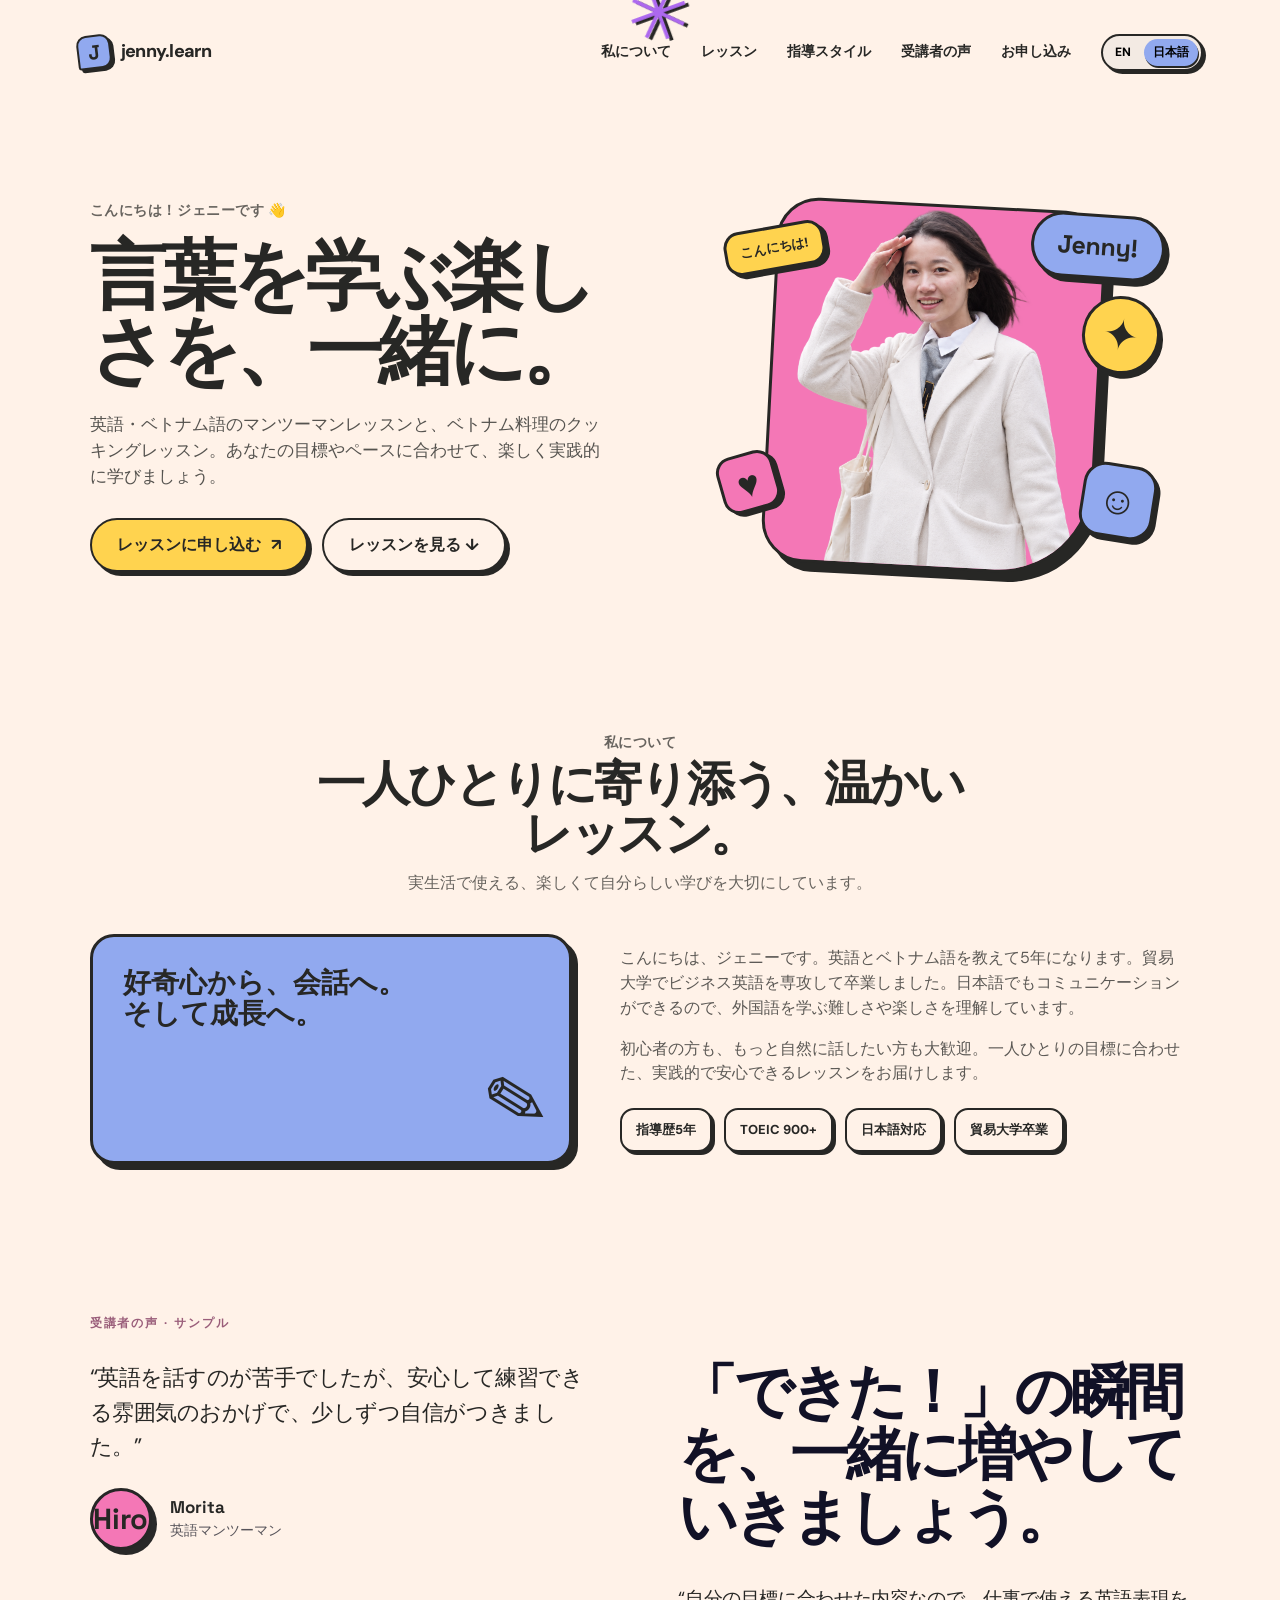
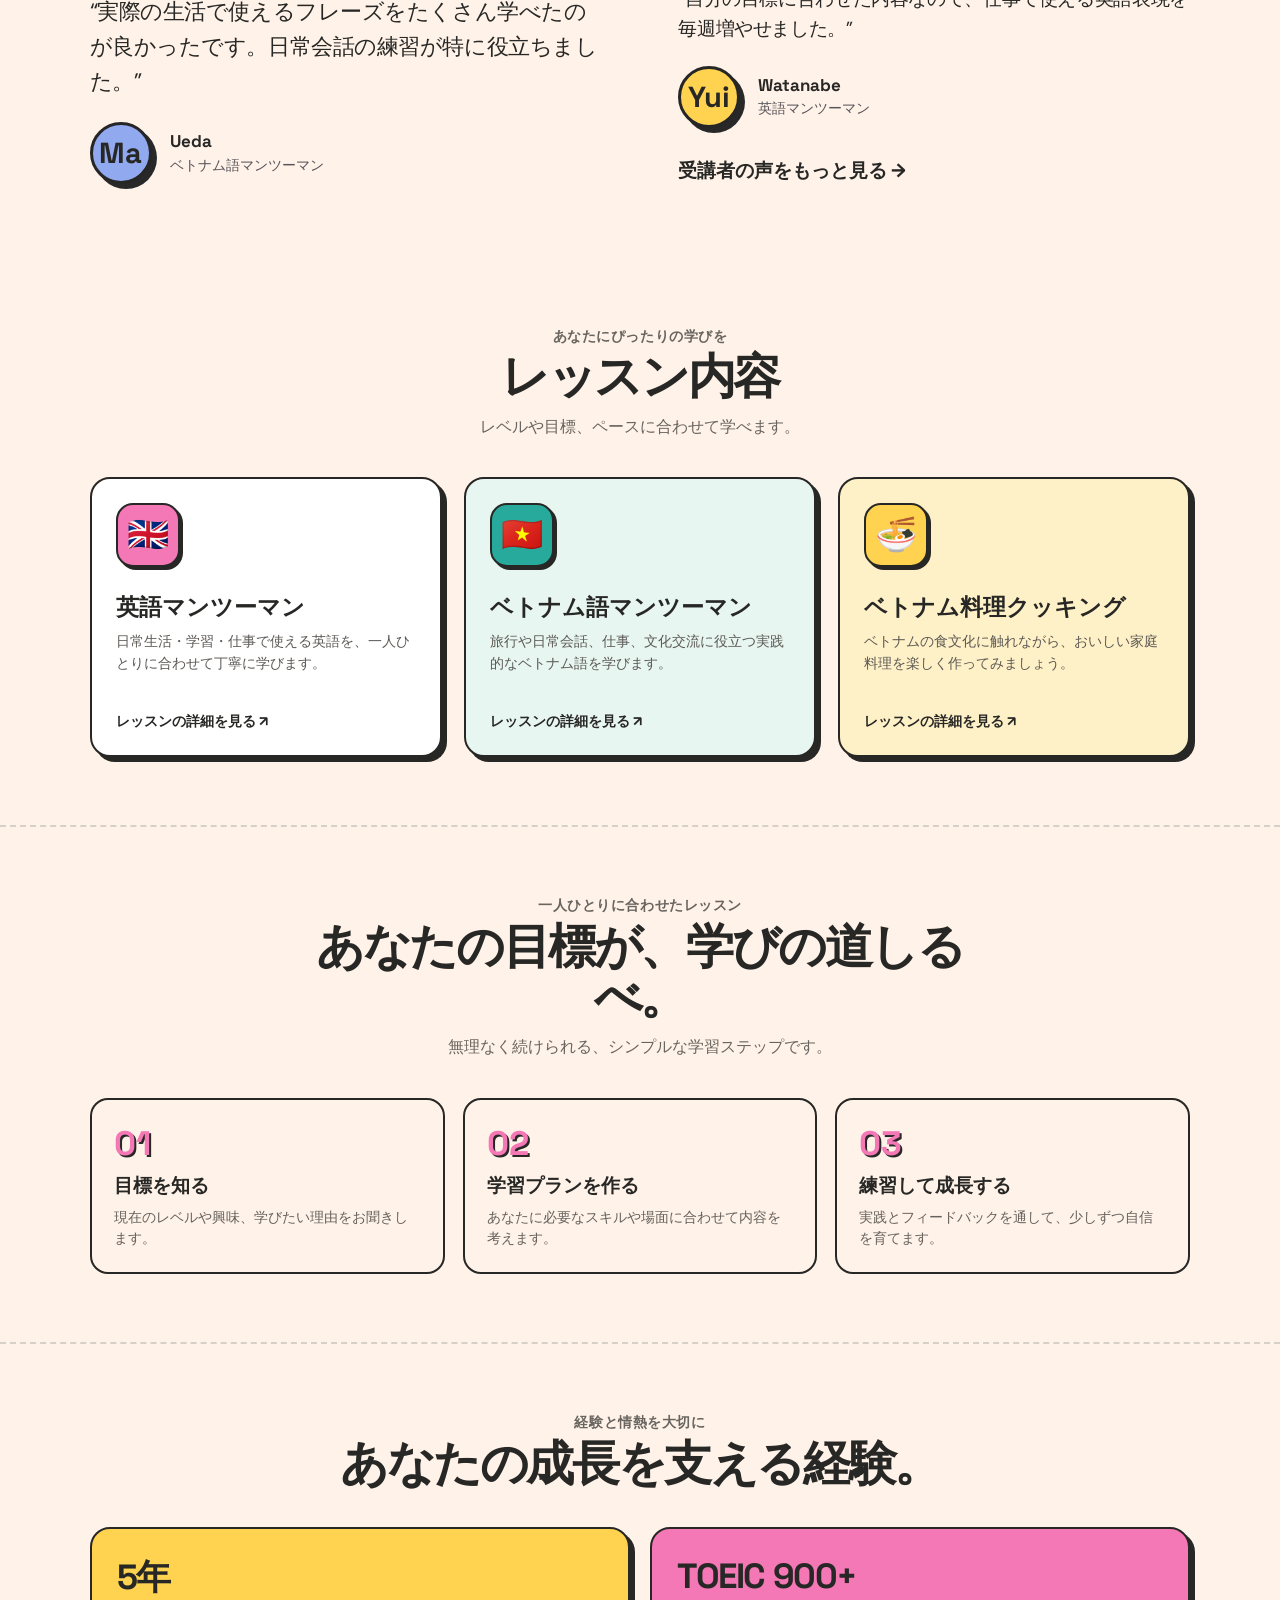
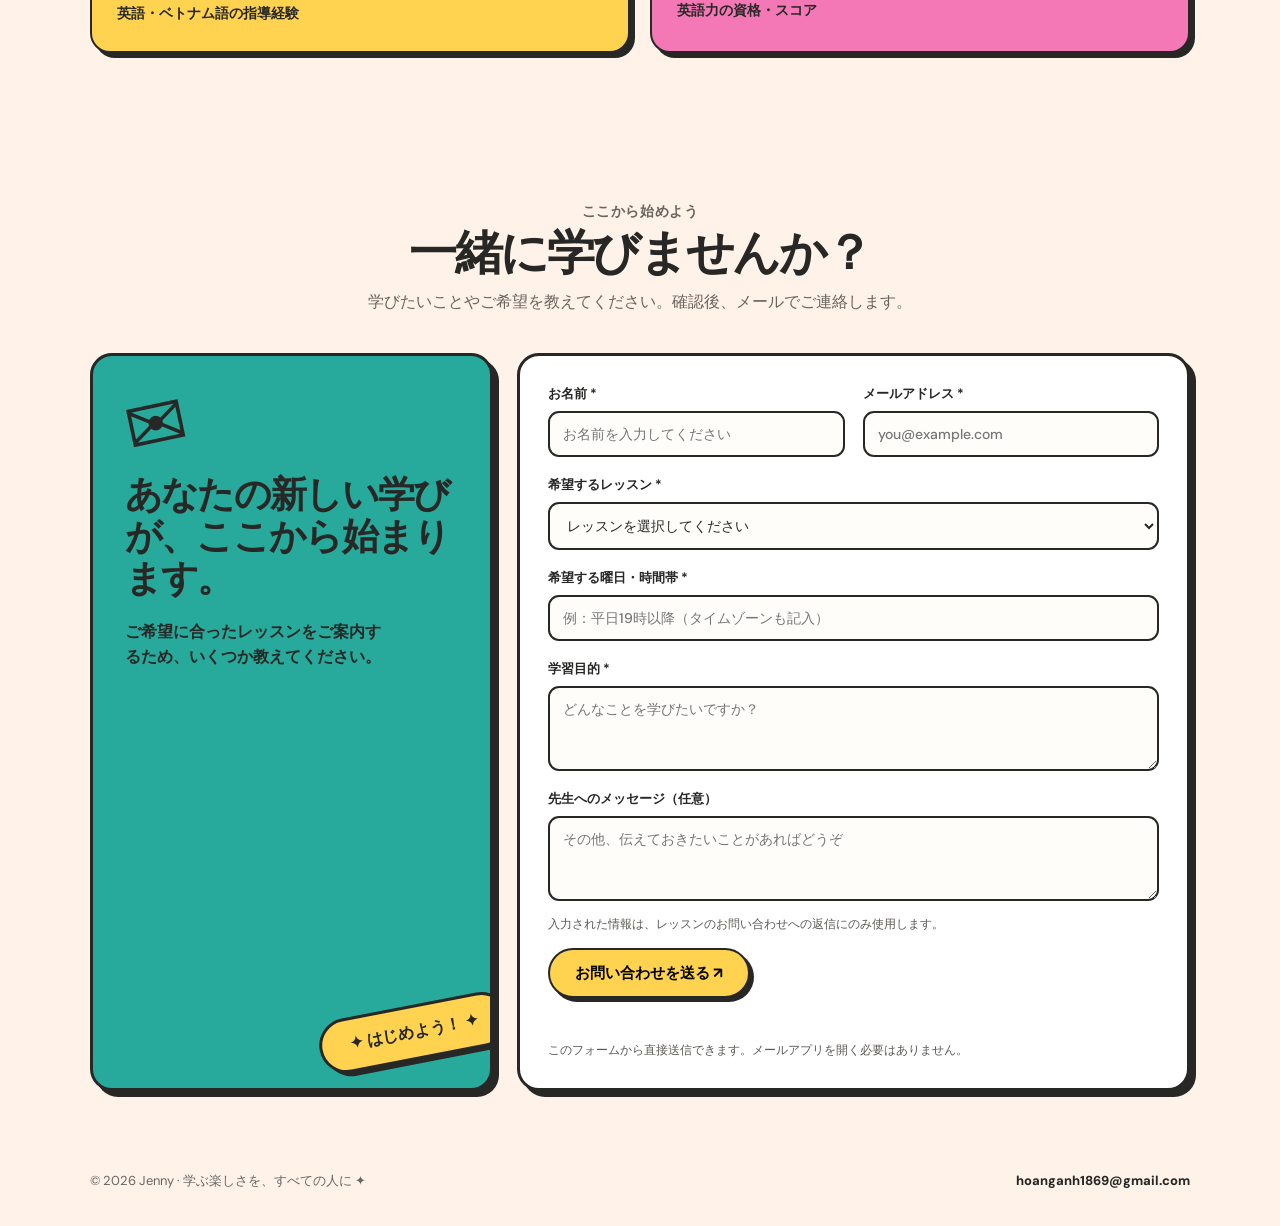
<file: index.html>
<!doctype html>
<html lang="ja">
<head>
<meta charset="utf-8">
<meta name="viewport" content="width=device-width, initial-scale=1">
<meta name="theme-color" content="#fff2e8">
<meta name="description" content="Personal English and Vietnamese lessons with Jenny — practical, encouraging 1:1 language learning.">
<title>Jenny — Learn with confidence</title>
<link rel="preconnect" href="https://fonts.googleapis.com">
<link rel="preconnect" href="https://fonts.gstatic.com" crossorigin>
<link href="https://fonts.googleapis.com/css2?family=DM+Sans:wght@400;500;600;700;800&family=Space+Grotesk:wght@400;500;600;700&display=swap" rel="stylesheet">
<link rel="stylesheet" href="style.css">
</head>
<body>
<div class="site-shell">
  <div class="decor decor-left">✳</div><div class="decor decor-right"></div>
  <header class="site-header"><div class="header-orbit" aria-hidden="true">✳</div>
    <a class="brand" href="#home" aria-label="Jenny home"><span class="brand-mark">J</span><span>jenny.learn</span></a>
    <button class="menu-toggle" aria-expanded="false" aria-controls="nav">Menu ☰</button>
    <nav id="nav">
      <a href="#about" data-i18n="navAbout">About</a><a href="#courses" data-i18n="navCourses">What I Teach</a><a href="#approach" data-i18n="navApproach">My Approach</a><a href="#testimonials" data-i18n="navTestimonials">Testimonials</a><a href="#contact" data-i18n="navContact">Apply</a><div class="lang-switch" role="group" aria-label="Language"><button type="button" class="lang-btn active" data-lang="en" aria-pressed="true">EN</button><button type="button" class="lang-btn" data-lang="ja" aria-pressed="false">日本語</button></div>
    </nav>
  </header>

  <main>
    <section class="hero" id="home">
      <div class="hero-content reveal">
        <div class="eyebrow" data-i18n="heroEyebrow">Hi there! I'm Jenny 👋</div>
        <h1><span data-i18n="heroTitle">Let’s make languages click.</span></h1>
        <p class="hero-copy" data-i18n="heroCopy">Friendly, practical 1:1 English and Vietnamese lessons, plus Vietnamese cuisine cooking classes, designed around you. Learn with confidence and enjoy every little win along the way.</p>
        <div class="actions">
          <a class="btn btn-primary" href="#contact"><span data-i18n="heroCTA">Apply to learn</span> <span>↗</span></a>
          <a class="btn btn-secondary" href="#courses"><span data-i18n="heroExplore">Explore lessons ↓</span></a>
        </div>
      </div>
      <div class="hero-art reveal">
        <div class="name-pill">Jenny!</div>
        <div class="photo-frame">
          <img src="assets/jenny-autumn.png" alt="Jenny in an autumn park" class="hero-photo" loading="eager">
        </div>
        <!-- <div class="sticker sticker-book" aria-hidden="true">ABC</div> -->
        <div class="sticker sticker-star" aria-hidden="true">✦</div>
        <div class="sticker sticker-smile" aria-hidden="true">☺</div><div class="sticker sticker-heart" aria-hidden="true">♥</div><div class="sticker sticker-bubble" aria-hidden="true">こんにちは!</div>
      </div>
    </section>

    <section class="section reveal" id="about">
      <div class="section-heading"><div class="eyebrow" data-i18n="aboutEyebrow">A little about me</div><h2 data-i18n="aboutTitle">Language learning, with a human touch.</h2><p data-i18n="aboutSubtitle">Good lessons should feel personal, encouraging and useful in real life.</p></div>
      <div class="about-grid">
        <div class="about-note"><h3 data-i18n="aboutCard">Curious minds. Real conversations. Big progress.</h3><div class="scribble" aria-hidden="true">✎</div></div>
        <div class="about-text">
          <p data-i18n="aboutP1">I’m Jenny, a language teacher with five years of experience helping learners build confidence in English and Vietnamese. I graduated from Foreign Trade University with a degree in Business English, and I speak Japanese too — so I understand what it feels like to learn and use a language across cultures.</p>
          <p data-i18n="aboutP2">My goal is simple: make every lesson practical, supportive and tailored to your goals, whether you’re starting from the basics or getting ready to speak more naturally.</p>
          <div class="facts"><span class="fact" data-i18n="fact1">5 years teaching</span><span class="fact">TOEIC 900+</span><span class="fact" data-i18n="fact3">Japanese speaker</span><span class="fact" data-i18n="fact4">FTU graduate</span></div>
        </div>
      </div>
    </section>

    <section class="section testimonials-section reveal" id="testimonials">
      <div class="testimonials-kicker" data-i18n="reviewsKicker">KIND WORDS · REVIEWS</div>
      <div class="testimonials-layout">
        <div class="review-list" id="homeReviews"></div>
        <div class="review-feature">
          <h2 data-i18n="reviewsHeadline">Learning feels easier when someone believes in you.</h2>
          <div class="featured-review" id="featuredReview"></div>
          <a class="text-arrow" href="testimonials.html" data-i18n="reviewsLink">Read the latest testimonials →</a>
        </div>
      </div>
    </section>


    <section class="section reveal" id="courses">
      <div class="section-heading"><div class="eyebrow" data-i18n="coursesEyebrow">Pick your learning adventure</div><h2 data-i18n="coursesTitle">What I teach</h2><p data-i18n="coursesSubtitle">Personal lessons shaped around your level, pace and goals.</p></div>
      <div class="course-grid">
        <article class="course"><div class="course-icon">🇬🇧</div><h3 data-i18n="englishTitle">English 1:1</h3><p data-i18n="englishDesc">Build strong English foundations with tailored private lessons for everyday life, study, or work.</p><button type="button" data-course="english" class="course-open" aria-haspopup="dialog" aria-controls="courseDialog" data-i18n="courseDetails">Explore course details ↗</button></article>
        <article class="course"><div class="course-icon">🇻🇳</div><h3 data-i18n="vietnameseTitle">Vietnamese 1:1</h3><p data-i18n="vietnameseDesc">Discover practical Vietnamese for conversations, travel, relationships and local culture.</p><button type="button" data-course="vietnamese" class="course-open" aria-haspopup="dialog" aria-controls="courseDialog" data-i18n="courseDetails">Explore course details ↗</button></article>
        <article class="course"><div class="course-icon">🍜</div><h3 data-i18n="cookingTitle">Vietnamese Cuisine Cooking</h3><p data-i18n="cookingDesc">Explore Vietnamese food and learn to cook delicious dishes in a friendly, guided class.</p><button type="button" data-course="cooking" class="course-open" aria-haspopup="dialog" aria-controls="courseDialog" data-i18n="courseDetails">Explore course details ↗</button></article>
      </div>
    </section>

    <section class="section method reveal" id="approach">
      <div class="section-heading"><div class="eyebrow" data-i18n="methodEyebrow">No one-size-fits-all lessons</div><h2 data-i18n="methodTitle">Your goals set the pace.</h2><p data-i18n="methodSubtitle">A simple, collaborative approach to making progress that lasts.</p></div>
      <div class="method-grid">
        <article class="method-item"><div class="method-number">01</div><h3 data-i18n="method1Title">We get to know you</h3><p data-i18n="method1Desc">We talk about your level, interests and what you want to achieve.</p></article>
        <article class="method-item"><div class="method-number">02</div><h3 data-i18n="method2Title">Make a personal plan</h3><p data-i18n="method2Desc">Lessons focus on the skills and situations that matter most to you.</p></article>
        <article class="method-item"><div class="method-number">03</div><h3 data-i18n="method3Title">Practice & grow</h3><p data-i18n="method3Desc">Get supportive feedback, useful practice and clear next steps after each lesson.</p></article>
      </div>
    </section>

    <section class="section reveal">
      <div class="section-heading"><div class="eyebrow" data-i18n="proofEyebrow">A little proof, a lot of passion</div><h2 data-i18n="proofTitle">Experience that supports your progress.</h2></div>
      <div class="credentials">
        <div class="credential"><strong data-i18n="years">5 years</strong><span data-i18n="teaching">Teaching English and Vietnamese</span></div>
        <div class="credential"><strong>TOEIC 900+</strong><span data-i18n="toeic">English proficiency credential</span></div>
      </div>
    </section>


    <section class="application-section section reveal" id="contact">
      <div class="section-heading"><div class="eyebrow" data-i18n="applyEyebrow">Start something wonderful</div><h2 data-i18n="applyTitle">Let's learn together!</h2><p data-i18n="applySubtitle">Tell me a little about yourself and what you'd love to learn. I'll get back to you soon!</p></div>
      <div class="application-layout">
        <aside class="application-aside"><div class="aside-doodle" aria-hidden="true">✉</div><h3 data-i18n="asideTitle">Your learning adventure starts here.</h3><p data-i18n="asideDesc">A few details help me prepare the right learning experience for you.</p><div class="aside-sticker" data-i18n="asideSticker">✦ Let's go! ✦</div></aside>
        <form id="applicationForm" class="application-form" novalidate>
          <div class="form-grid">
            <label class="field"><span data-i18n="labelName">Your name *</span><input type="text" name="student_name" autocomplete="name" required maxlength="100" data-placeholder="namePlaceholder" placeholder="What should I call you?"></label>
            <label class="field"><span data-i18n="labelEmail">Email address *</span><input type="email" name="student_email" autocomplete="email" required maxlength="254" data-placeholder="emailPlaceholder" placeholder="you@example.com"></label>
            <label class="field full"><span data-i18n="labelCourse">Course to study *</span><select name="course" id="courseSelect" required><option value="" data-i18n="chooseCourse">Choose your course</option><option value="english" data-i18n="englishTitle">English 1:1</option><option value="vietnamese" data-i18n="vietnameseTitle">Vietnamese 1:1</option><option value="cooking" data-i18n="cookingTitle">Vietnamese Cuisine Cooking</option></select></label>
            <label class="field full"><span data-i18n="labelTime">Preferred time to study *</span><input type="text" name="preferred_time" required maxlength="150" data-placeholder="timePlaceholder" placeholder="e.g. Weekdays after 7 PM (your time zone)"></label>
            <label class="field full"><span data-i18n="labelPurpose">Purpose of studying *</span><textarea name="purpose" required maxlength="2000" rows="3" data-placeholder="purposePlaceholder" placeholder="What would you like to achieve?"></textarea></label>
            <label class="field full"><span data-i18n="labelMessage">Message to teacher (optional)</span><textarea name="message" maxlength="3000" rows="3" data-placeholder="messagePlaceholder" placeholder="Anything else you'd like me to know?"></textarea></label>
          </div>
          <p class="form-privacy" data-i18n="formPrivacy">Your information will only be used to respond to your lesson inquiry.</p>
          <button type="submit" class="btn btn-primary submit-btn"><span data-i18n="submit">Get in touch ↗</span></button>
          <p id="formStatus" class="form-status" role="status" aria-live="polite"></p>
          <p class="form-note" data-i18n="formNote">Your email app will open with your application ready to send. Please press Send there to finish applying.</p>
        </form>
      </div>
    </section>
    <dialog class="course-dialog" id="courseDialog" aria-labelledby="courseDialogTitle">
      <button type="button" class="dialog-close" id="closeCourseDialog" aria-label="Close">×</button>
      <div class="dialog-tag" data-i18n="dialogTag">LET'S LEARN TOGETHER ✦</div>
      <div class="dialog-emoji" id="courseDialogEmoji" aria-hidden="true">✦</div>
      <h2 id="courseDialogTitle"></h2>
      <p id="courseDialogIntro"></p>
      <h3 data-i18n="dialogLearn">What we'll explore</h3>
      <ul id="courseDialogTopics"></ul>
      <h3 data-i18n="dialogFor">Who is it for?</h3>
      <p id="courseDialogAudience"></p>
      <p class="dialog-note" data-i18n="dialogNote">Lesson plans are tailored to your goals. Schedule and pricing are confirmed directly with Jenny.</p>
      <a href="#contact" class="btn btn-primary" id="dialogApply" data-i18n="dialogApply">Apply for this course ↗</a>
    </dialog>
  </main>
  <footer><span>© <span id="year"></span> Jenny · <span data-i18n="footer">Made for curious learners ✦</span></span><a href="mailto:Haoanh221197@gmail.com">hoanganh1869@gmail.com</a></footer>
</div>
<script src="script.js" defer></script>
</body>
</html>
</file>
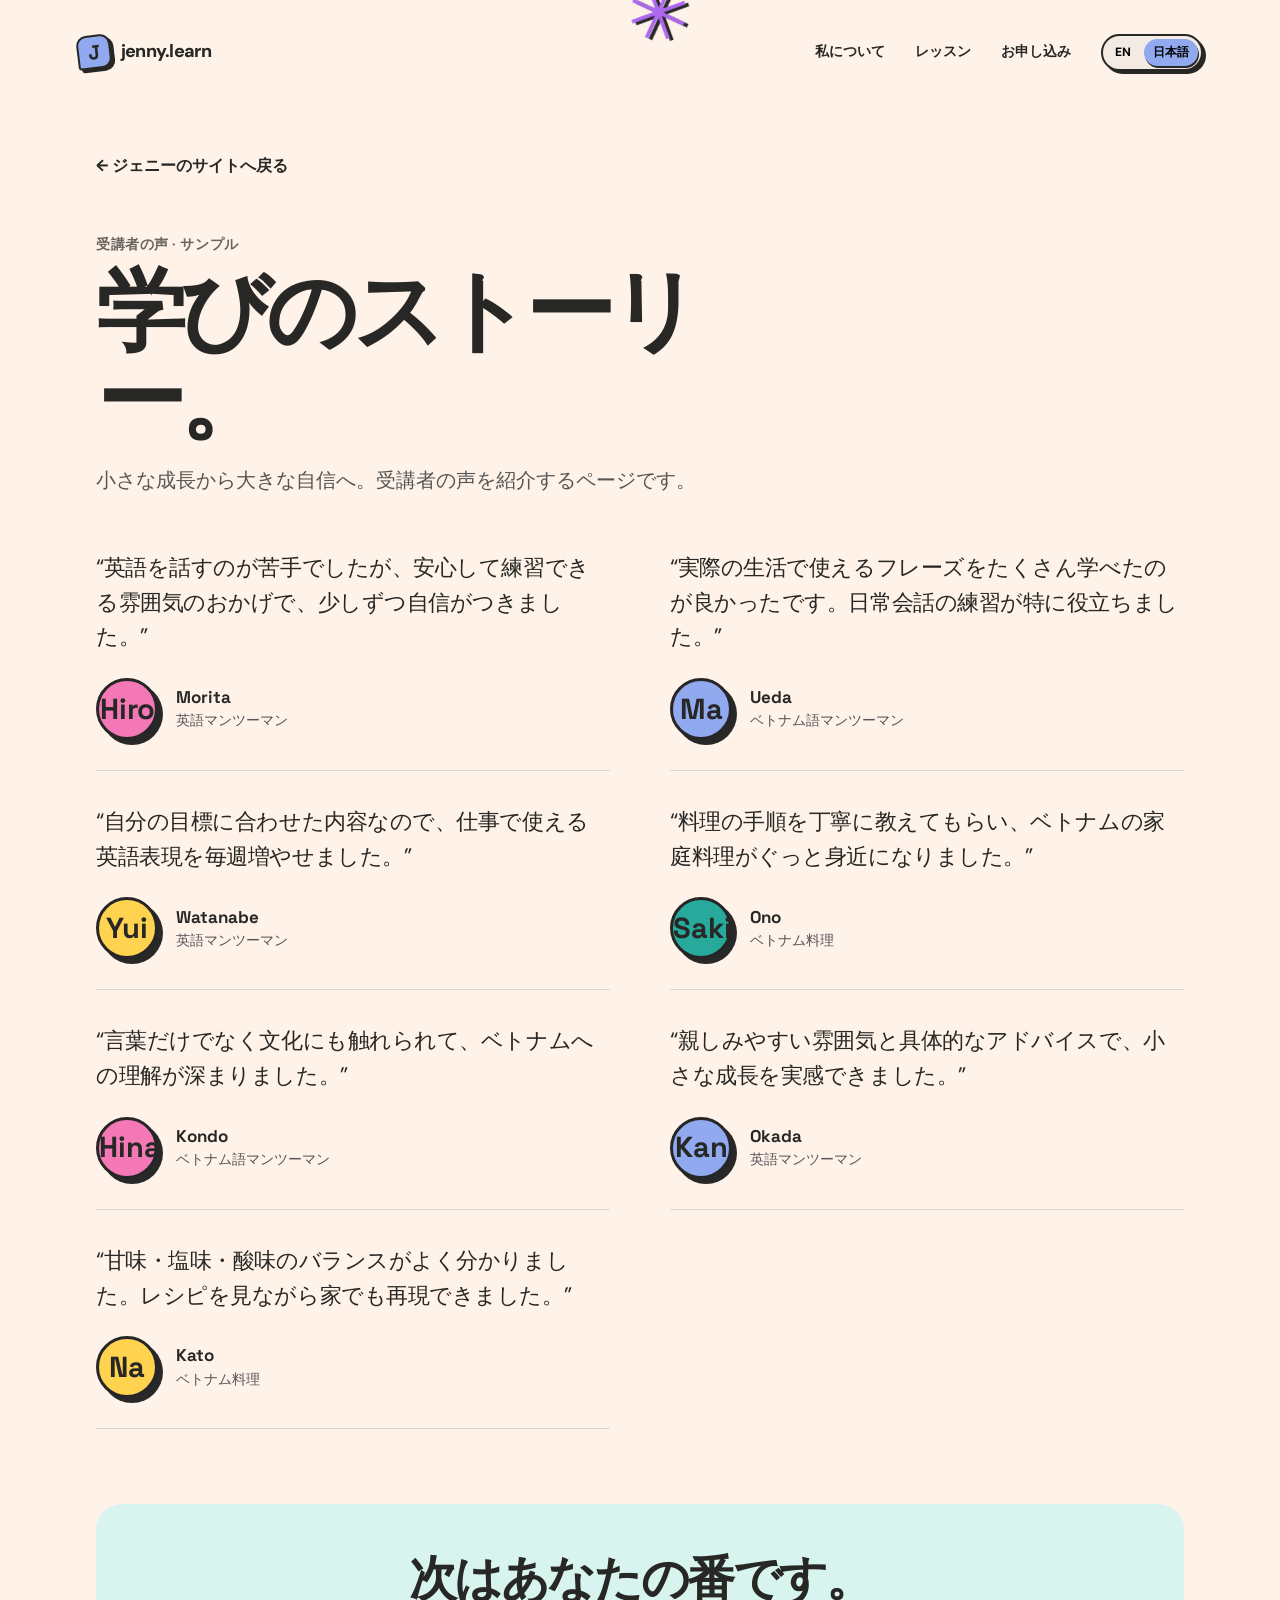
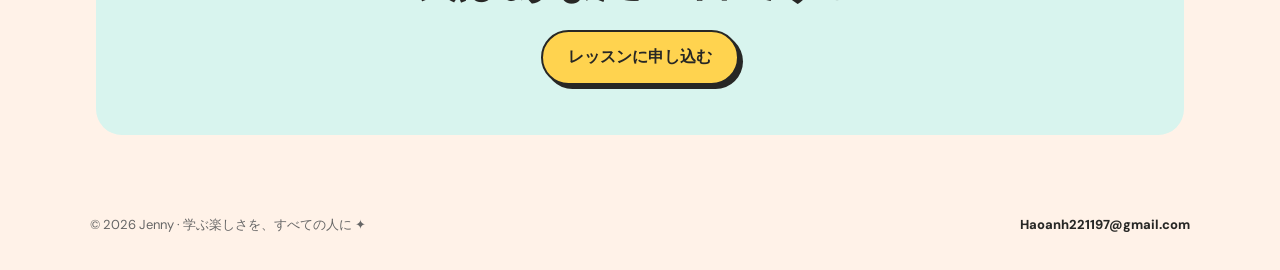
<file: testimonials.html>
<!doctype html><html lang="ja"><head><meta charset="utf-8"><meta name="viewport" content="width=device-width, initial-scale=1"><meta name="theme-color" content="#fff2e8"><title>Student stories — Jenny</title><link rel="preconnect" href="https://fonts.googleapis.com"><link rel="preconnect" href="https://fonts.gstatic.com" crossorigin><link href="https://fonts.googleapis.com/css2?family=DM+Sans:wght@400;500;600;700;800&family=Space+Grotesk:wght@400;500;600;700&display=swap" rel="stylesheet"><link rel="stylesheet" href="style.css"></head><body><div class="site-shell"><header class="site-header"><div class="header-orbit" aria-hidden="true">✳</div><a class="brand" href="index.html#home"><span class="brand-mark">J</span><span>jenny.learn</span></a><button class="menu-toggle" aria-expanded="false" aria-controls="nav">Menu ☰</button><nav id="nav"><a href="index.html#about" data-i18n="navAbout">About</a><a href="index.html#courses" data-i18n="navCourses">What I Teach</a><a href="index.html#contact" data-i18n="navContact">Apply</a><div class="lang-switch" role="group" aria-label="Language"><button type="button" class="lang-btn active" data-lang="en" aria-pressed="true">EN</button><button type="button" class="lang-btn" data-lang="ja" aria-pressed="false">日本語</button></div></nav></header><main class="reviews-page"><a class="back-link" href="index.html#testimonials" data-i18n="reviewsBack">← Back to Jenny's website</a><div class="reviews-page-intro"><div class="eyebrow" data-i18n="reviewsKicker">KIND WORDS · REVIEWS</div><h1 data-i18n="reviewsPageTitle">Words from the classroom.</h1><p data-i18n="reviewsPageSubtitle">A space for student stories, little breakthroughs, and big moments of confidence.</p></div><div class="all-reviews" id="allReviews"></div><div class="reviews-bottom"><h2 data-i18n="reviewsCta">Your story could start here.</h2><a class="btn btn-primary" href="index.html#contact" data-i18n="heroCTA">Apply to learn</a></div></main><footer><span>© <span id="year"></span> Jenny · <span data-i18n="footer">Made for curious learners ✦</span></span><a href="mailto:Haoanh221197@gmail.com">Haoanh221197@gmail.com</a></footer></div><script src="script.js" defer></script></body></html>
</file>
<file: style.css>
:root{
 --cream:#fff2e8;--paper:#fffdfa;--ink:#272725;--blue:#91a9ef;--pink:#f477b6;
 --teal:#27a99b;--yellow:#ffd34f;--purple:#ad68ef;--line:3px solid var(--ink);
 --shadow:6px 6px 0 var(--ink);--round:24px;
}
*{box-sizing:border-box}
html{scroll-behavior:smooth}
body{margin:0;background:var(--cream);color:var(--ink);font-family:"DM Sans",sans-serif;line-height:1.55;overflow-x:hidden}
a{color:inherit}
button,a{-webkit-tap-highlight-color:transparent}
.site-shell{width:min(1160px,calc(100% - 44px));margin:68px auto 34px;background:var(--paper);border:var(--line);border-radius:30px;position:relative;z-index:1}
header{height:88px;padding:0 7.5%;display:flex;align-items:center;justify-content:space-between;gap:20px}
.brand{display:flex;align-items:center;gap:10px;text-decoration:none;font-weight:800;letter-spacing:-.04em}
.brand-mark{width:34px;height:34px;display:grid;place-items:center;background:var(--blue);border:2px solid var(--ink);border-radius:10px 10px 10px 3px;box-shadow:3px 3px 0 var(--ink);font-family:"Space Grotesk";font-size:20px;transform:rotate(-7deg)}
nav{display:flex;gap:30px;align-items:center}
nav a{text-decoration:none;font-weight:700;font-size:14px;position:relative}
nav a:after{content:"";position:absolute;left:0;bottom:-5px;width:0;height:3px;background:var(--pink);transition:width .22s}
nav a:hover:after{width:100%}
.menu-toggle{display:none;background:var(--yellow);border:2px solid var(--ink);border-radius:12px;padding:8px 12px;font-weight:800}
.hero{min-height:560px;padding:74px 7.5% 70px;display:grid;grid-template-columns:1.04fr .96fr;align-items:center;gap:34px}
.eyebrow{font-weight:700;color:#68645f;letter-spacing:.04em;font-size:14px}
h1,h2,h3,p{margin-top:0}
h1{font-family:"Space Grotesk",sans-serif;font-size:clamp(48px,6.1vw,76px);line-height:.99;letter-spacing:-.065em;margin:17px 0 22px;max-width:600px}
h1 .highlight{position:relative;white-space:nowrap;z-index:0}
h1 .highlight:after{content:"";position:absolute;z-index:-1;left:-3px;right:-5px;bottom:2px;height:20px;background:var(--yellow);transform:rotate(-1.5deg)}
.hero-copy{font-size:17px;max-width:520px;color:#55534f}
.hero-copy strong{color:var(--ink)}
.actions{display:flex;gap:14px;align-items:center;flex-wrap:wrap;margin-top:28px}
.btn{display:inline-flex;align-items:center;justify-content:center;gap:10px;text-decoration:none;border:2.5px solid var(--ink);border-radius:999px;padding:13px 25px;font-weight:800;box-shadow:4px 4px 0 var(--ink);transition:transform .18s,box-shadow .18s}
.btn:hover{transform:translate(3px,3px);box-shadow:1px 1px 0 var(--ink)}
.btn-primary{background:var(--yellow)}
.btn-secondary{background:var(--paper)}
.hero-art{min-height:390px;position:relative;display:grid;place-items:center}
.photo-frame{width:min(330px,78%);height:365px;background:var(--pink);border:var(--line);border-radius:34px 34px 90px 34px;box-shadow:9px 9px 0 var(--ink);transform:rotate(3deg);overflow:hidden;position:relative;display:grid;place-items:center}
.photo-frame iframe{width:100%;height:100%;border:0;background:#f8d7e8}
.photo-fallback{position:absolute;inset:0;display:flex;align-items:center;justify-content:center;flex-direction:column;text-align:center;padding:24px;background:linear-gradient(145deg,#f7a7d2,#f477b6);pointer-events:none}
.photo-fallback .initial{font-family:"Space Grotesk";font-size:100px;line-height:1;font-weight:700;color:var(--paper);text-shadow:5px 5px 0 var(--ink)}
.photo-fallback small{font-weight:700;margin-top:12px}
.sticker{position:absolute;border:var(--line);box-shadow:4px 4px 0 var(--ink);display:grid;place-items:center;z-index:2;animation:float 4.5s ease-in-out infinite}
.sticker-star{width:78px;height:78px;background:var(--yellow);border-radius:50%;font-size:43px;right:1%;top:14%;transform:rotate(12deg)}
.sticker-book{width:86px;height:72px;background:var(--teal);border-radius:18px;left:0;top:28%;font-size:38px;transform:rotate(-9deg);animation-delay:-1s}
.sticker-smile{width:74px;height:74px;background:var(--blue);border-radius:22px;bottom:4%;right:4%;font-size:39px;transform:rotate(9deg);animation-delay:-2s}
.name-pill{position:absolute;top:2%;right:-2%;background:var(--blue);border:var(--line);border-radius:999px;padding:10px 24px;font-family:"Space Grotesk";font-size:25px;font-weight:700;box-shadow:5px 5px 0 var(--ink);transform:rotate(4deg);z-index:3}
@keyframes float{0%,100%{translate:0 0}50%{translate:0 -11px}}
.section{padding:68px 7.5%}
.section-heading{text-align:center;margin:0 auto 38px;max-width:650px}
.section-heading .eyebrow{margin-bottom:5px}
h2{font-family:"Space Grotesk";font-size:clamp(34px,4vw,48px);letter-spacing:-.05em;line-height:1.05;margin-bottom:12px}
.section-heading p{color:#68645f;margin-bottom:0}
.about-grid{display:grid;grid-template-columns:.9fr 1.1fr;gap:28px;align-items:stretch}
.about-note{background:var(--blue);border:var(--line);border-radius:var(--round);box-shadow:var(--shadow);padding:30px;position:relative;overflow:hidden}
.about-note h3{font:700 28px "Space Grotesk";line-height:1.1;max-width:300px}
.about-note .scribble{font-size:76px;position:absolute;right:20px;bottom:0;transform:rotate(-13deg)}
.about-text{padding:12px 10px 12px 20px}
.about-text p{color:#5c5955}
.facts{display:flex;gap:12px;flex-wrap:wrap;margin-top:22px}
.fact{background:var(--paper);border:2px solid var(--ink);border-radius:14px;padding:10px 14px;font-size:13px;font-weight:800;box-shadow:3px 3px 0 var(--ink)}
.course-grid{display:grid;grid-template-columns:repeat(3,1fr);gap:22px}
.course{min-height:280px;background:white;border:2.5px solid var(--ink);border-radius:20px;box-shadow:5px 5px 0 var(--ink);padding:24px;display:flex;flex-direction:column;transition:transform .2s,box-shadow .2s}
.course:hover{transform:translateY(-7px) rotate(-.5deg);box-shadow:8px 12px 0 var(--ink)}
.course:nth-child(2){background:#e8f6f2}.course:nth-child(3){background:#fff1c7}
.course-icon{width:64px;height:64px;border:2px solid var(--ink);border-radius:17px;display:grid;place-items:center;font-size:34px;box-shadow:3px 3px 0 var(--ink);margin-bottom:25px;background:var(--pink)}
.course:nth-child(2) .course-icon{background:var(--teal)}.course:nth-child(3) .course-icon{background:var(--yellow)}
.course h3{font:700 23px "Space Grotesk";margin-bottom:8px}
.course p{font-size:14px;color:#5c5955;margin-bottom:20px}
.course a{margin-top:auto;font-size:14px;font-weight:800;text-decoration:none}
.method{background:#f7f4f0;border-top:2px dashed #d7d0c8;border-bottom:2px dashed #d7d0c8}
.method-grid{display:grid;grid-template-columns:repeat(3,1fr);gap:18px}
.method-item{padding:22px;border:2px solid var(--ink);border-radius:18px;background:var(--paper)}
.method-number{font:700 34px "Space Grotesk";color:var(--pink);text-shadow:2px 2px 0 var(--ink)}
.method-item h3{font:700 19px "Space Grotesk";margin:8px 0}
.method-item p{font-size:14px;color:#65615d;margin:0}
.credentials{display:grid;grid-template-columns:1fr 1fr;gap:20px}
.credential{padding:25px;border:2.5px solid var(--ink);border-radius:20px;box-shadow:5px 5px 0 var(--ink);background:var(--yellow)}
.credential:nth-child(2){background:var(--pink)}
.credential strong{display:block;font:700 35px "Space Grotesk";letter-spacing:-.04em}
.credential span{font-size:14px;font-weight:700}
.cta{margin:15px 7.5% 70px;padding:48px 35px;text-align:center;background:var(--teal);border:var(--line);border-radius:26px;box-shadow:var(--shadow);position:relative;overflow:hidden}
.cta h2{max-width:650px;margin:0 auto 14px}
.cta p{max-width:540px;margin:0 auto 24px;color:#174b46}
.cta .btn{background:var(--yellow)}
footer{padding:0 7.5% 35px;display:flex;justify-content:space-between;gap:20px;align-items:center;font-size:13px;color:#666}
footer a{font-weight:800;text-decoration:none;color:var(--ink)}
.decor{position:absolute;z-index:0;pointer-events:none;border:3px solid var(--ink);box-shadow:4px 4px 0 var(--ink)}
.decor-left{width:105px;height:105px;border-radius:50%;background:var(--pink);left:-38px;top:47%;display:grid;place-items:center;font-size:50px;transform:rotate(-15deg)}
.decor-right{width:65px;height:65px;background:var(--yellow);border-radius:18px;right:-20px;top:74%;transform:rotate(24deg)}
.reveal{opacity:0;transform:translateY(22px);transition:opacity .65s ease,transform .65s ease}
.reveal.visible{opacity:1;transform:translateY(0)}
@media(max-width:760px){
 .site-shell{width:calc(100% - 22px);margin:12px auto 20px;border-radius:22px}
 header{height:74px;padding:0 6%}
 .menu-toggle{display:block}
 nav{display:none;position:absolute;top:66px;left:5%;right:5%;padding:18px;background:var(--paper);border:2px solid var(--ink);border-radius:16px;box-shadow:4px 4px 0 var(--ink);flex-direction:column;align-items:flex-start;z-index:10}
 nav.open{display:flex}
 .hero{grid-template-columns:1fr;padding:48px 7% 55px;gap:15px}
 .hero-art{min-height:360px;grid-row:1}
 .photo-frame{height:315px;width:min(290px,75%)}
 .name-pill{right:0;top:0;font-size:20px}
 .sticker-book{left:1%;top:23%}.sticker-star{right:0;top:12%}
 .section{padding:52px 7%}
 .about-grid,.course-grid,.method-grid,.credentials{grid-template-columns:1fr}
 .about-text{padding:10px 0}
 .course{min-height:245px}
 .cta{margin:8px 7% 50px;padding:38px 20px}
 footer{padding:0 7% 28px;flex-direction:column;align-items:flex-start}
 .decor{display:none}
}
@media(prefers-reduced-motion:reduce){html{scroll-behavior:auto}*,*:before,*:after{animation:none!important;transition:none!important}.reveal{opacity:1;transform:none}}
/* Version 2: playful interactive details */
.hero-photo{width:100%;height:100%;object-fit:cover;object-position:center 42%;display:block;transform:scale(1.01);transition:transform .65s ease,filter .65s ease;filter:saturate(.86)}
.photo-frame:hover .hero-photo{transform:scale(1.085);filter:saturate(1.05)}
.hero .photo-frame{border-radius:42px 42px 95px 42px}
.sticker-heart{width:58px;height:58px;background:var(--pink);border-radius:16px;bottom:13%;left:4%;font-size:37px;transform:rotate(-16deg);animation-delay:-2.7s}
.sticker-bubble{padding:9px 13px;background:var(--yellow);border-radius:16px;font-weight:800;font-size:13px;top:3%;left:5%;transform:rotate(-10deg);animation-delay:-1.8s}
.sticker:hover{animation-play-state:paused;rotate:12deg}
.lang-switch{display:flex;align-items:center;gap:4px;padding:3px;background:#f3eae3;border:2px solid var(--ink);border-radius:99px;box-shadow:3px 3px 0 var(--ink)}
.lang-btn{border:0;border-radius:99px;padding:5px 9px;font:800 12px 'DM Sans',sans-serif;background:transparent;cursor:pointer;white-space:nowrap}
.lang-btn.active{background:var(--blue);box-shadow:1px 2px 0 var(--ink)}
.application-section{padding-top:80px;padding-bottom:80px}
.application-layout{display:grid;grid-template-columns:.75fr 1.25fr;gap:24px;align-items:stretch}
.application-aside{position:relative;overflow:hidden;background:var(--teal);border:var(--line);border-radius:22px;box-shadow:var(--shadow);padding:32px;min-height:410px}
.application-aside h3{font:700 clamp(25px,3vw,37px)/1.14 'Space Grotesk',sans-serif;letter-spacing:-.045em;margin:12px 0 20px}
.application-aside p{max-width:270px;font-weight:600}
.aside-doodle{font-size:74px;line-height:1;transform:rotate(-12deg);display:inline-block}
.aside-sticker{position:absolute;bottom:28px;right:-20px;background:var(--yellow);border:var(--line);box-shadow:4px 4px 0 var(--ink);border-radius:999px;padding:12px 28px;font-weight:800;transform:rotate(-11deg)}
.application-form{background:#fff;border:var(--line);border-radius:22px;box-shadow:var(--shadow);padding:28px}
.form-grid{display:grid;grid-template-columns:repeat(2,minmax(0,1fr));gap:18px}
.field{display:flex;flex-direction:column;gap:7px;font-size:13px;font-weight:800}
.field.full{grid-column:1/-1}
.field input,.field select,.field textarea{width:100%;border:2px solid var(--ink);border-radius:11px;background:#fffdfa;padding:12px 13px;color:var(--ink);font:500 14px 'DM Sans',sans-serif;outline-offset:3px}
.field textarea{resize:vertical;min-height:85px}
.field input:focus,.field select:focus,.field textarea:focus{outline:3px solid var(--blue)}
.field :is(input,select,textarea):user-invalid{border-color:#d03d57}
.form-privacy,.form-note{font-size:12px;color:#5c5955;margin:14px 0}
.form-note{margin-bottom:0}
.submit-btn{cursor:pointer;font-family:inherit;font-size:15px}
.form-status{min-height:1.3em;font-size:13px;font-weight:700;margin:12px 0 0}
.form-status.error{color:#ad233c}
.form-status.success{color:#167468}
.course a:hover{text-decoration:underline;text-underline-offset:5px}
@media(max-width:760px){.application-layout{grid-template-columns:1fr}.application-aside{min-height:250px}.application-form{padding:20px}.form-grid{grid-template-columns:1fr}.field{grid-column:1/-1}.sticker-bubble{left:0;top:3%}.sticker-heart{left:0;bottom:9%}.hero-art{min-height:370px}.lang-switch{margin-top:3px}}
@media(prefers-reduced-motion:reduce){.hero-photo{transition:none}}

/* V3: open-canvas visual treatment; no outer website border */
body{background:#fff1e7}
.site-shell{width:min(1240px,100%);margin:0 auto;background:#fffaf6;border:0;border-radius:0;box-shadow:none;min-height:100vh}
.site-header{height:104px;padding:0 7.5%;position:relative;isolation:isolate}
.header-orbit{position:absolute;left:49%;top:-24px;font-size:77px;color:var(--purple);line-height:1;transform:rotate(-20deg);filter:drop-shadow(3px 3px 0 #272725);animation:headerSpin 11s ease-in-out infinite;pointer-events:none;z-index:-1}
@keyframes headerSpin{0%,100%{transform:rotate(-20deg) translateY(0)}50%{transform:rotate(30deg) translateY(9px)}}
.site-header .brand{font-size:18px;transition:transform .3s}
.site-header .brand:hover{transform:rotate(-3deg) scale(1.045)}
.site-header .brand-mark{transition:transform .45s cubic-bezier(.2,1.6,.3,1)}
.site-header .brand:hover .brand-mark{transform:rotate(20deg) scale(1.15)}
.site-header nav a{transition:transform .25s,color .25s}
.site-header nav a:hover{transform:translateY(-3px);color:#d14988}
.site-header nav a:after{height:6px;border-radius:99px;bottom:-9px}
.site-header .lang-switch{transition:transform .2s}
.site-header .lang-switch:hover{transform:rotate(-2deg)}
.decor-left,.decor-right{display:none}
.testimonials-section{padding-top:95px;padding-bottom:85px;background:#fffdfb}
.testimonials-kicker{font-size:12px;font-weight:800;letter-spacing:.16em;color:#9a5e7a;margin-bottom:28px}
.testimonials-layout{display:grid;grid-template-columns:1fr 1fr;gap:9%;align-items:start}
.review-list{display:grid;gap:45px}
.review-item blockquote{font-size:clamp(17px,1.75vw,23px);line-height:1.55;margin:0 0 23px;letter-spacing:-.02em}
.review-person{display:flex;gap:18px;align-items:center}
.review-person strong{display:block;font-family:'Space Grotesk',sans-serif;font-size:17px;line-height:1.3}
.review-person span{display:block;color:#57545a;font-size:14px;margin-top:2px}
.review-avatar{flex:none;width:62px;height:62px;border-radius:50%;border:3px solid #262626;box-shadow:5px 5px 0 #282828;display:grid;place-items:center;font-family:'Space Grotesk';font-size:29px;font-weight:800;background:#f477b6}
.avatar-1{background:#91a9ef}.avatar-2{background:#ffd34f}.avatar-3{background:#27a99b}
.review-feature h2{font-size:clamp(37px,4.6vw,62px);line-height:1.06;letter-spacing:-.06em;color:#111126;margin-bottom:36px}
.featured-review .review-item blockquote{font-size:19px}
.text-arrow{display:inline-block;margin-top:28px;font-size:19px;font-weight:800;text-decoration:none;transition:transform .2s}
.text-arrow:hover{transform:translateX(9px)}
.sample-disclosure{margin-top:38px;color:#756f71;font-size:12px;max-width:750px}
.reviews-page{padding:50px 7.5% 80px}
.back-link{display:inline-block;font-weight:800;text-decoration:none;margin-bottom:55px}
.reviews-page-intro{max-width:820px;margin-bottom:55px}
.reviews-page-intro h1{font-size:clamp(52px,7vw,95px);margin:12px 0 20px}
.reviews-page-intro>p:not(.sample-disclosure){font-size:20px;color:#555}
.all-reviews{display:grid;grid-template-columns:1fr 1fr;gap:34px 60px}
.all-reviews .review-item{border-bottom:1px solid #ddd4cf;padding-bottom:30px}
.reviews-bottom{margin-top:75px;text-align:center;background:#d8f4ee;padding:50px 20px;border-radius:26px}
.reviews-bottom h2{margin-bottom:25px}
.course-open{cursor:pointer}
.course-dialog{position:fixed;inset:0;margin:auto;width:min(620px,calc(100% - 28px));max-height:min(88vh,850px);overflow:auto;background:#fffaf6;color:#272725;border:3px solid #272725;border-radius:25px;box-shadow:12px 12px 0 #272725;padding:34px 42px 38px;animation:popIn .28s ease-out}
.course-dialog::backdrop{background:rgba(17,17,28,.65);backdrop-filter:blur(5px)}
@keyframes popIn{from{opacity:0;transform:translateY(18px) scale(.96)}to{opacity:1;transform:translateY(0) scale(1)}}
.dialog-close{position:absolute;right:18px;top:15px;border:2px solid #272725;background:#ffd34f;border-radius:50%;width:43px;height:43px;font-size:28px;cursor:pointer}
.dialog-tag{font-size:12px;font-weight:800;letter-spacing:.12em;margin-right:40px;color:#8d5272}
.dialog-emoji{font-size:55px;margin-top:8px}
.course-dialog h2{font-size:clamp(30px,4vw,45px);margin:6px 0 14px}
.course-dialog h3{font-family:'Space Grotesk';font-size:19px;margin:22px 0 9px}
.course-dialog p,.course-dialog li{color:#504c4a;font-size:15px}
.course-dialog ul{padding-left:22px;margin:0}.course-dialog li{padding-bottom:6px}
.course-dialog .dialog-note{font-size:12px;margin-top:24px}
.course-dialog .btn{margin-top:8px}
@media(max-width:760px){.site-shell{width:100%;margin:0;border-radius:0}.site-header{height:78px}.header-orbit{left:51%;font-size:54px;top:-8px}.testimonials-layout,.all-reviews{grid-template-columns:1fr}.testimonials-layout{gap:55px}.review-feature h2{font-size:40px}.course-dialog{padding:26px 23px 30px}.reviews-page{padding:35px 7% 60px}}
@media(prefers-reduced-motion:reduce){.header-orbit{animation:none}.course-dialog{animation:none}}

/* V4 — seamless warm canvas and consistent spacing */
:root{--cream:#fff2e8;--paper:#fff2e8}
html,body{background:var(--cream)}
body{margin:0}
.site-shell{background:transparent!important;width:100%;max-width:none;margin:0!important;border:0!important;border-radius:0!important;box-shadow:none!important;overflow:clip}
.site-header,.hero,.section,footer{width:100%;max-width:1440px;margin-left:auto;margin-right:auto}
.site-header{padding-left:clamp(24px,6vw,100px);padding-right:clamp(24px,6vw,100px)}
.hero,.section{padding-left:clamp(24px,7vw,110px);padding-right:clamp(24px,7vw,110px)}
footer{padding-left:clamp(24px,7vw,110px);padding-right:clamp(24px,7vw,110px)}
.testimonials-section,.method{background:transparent!important}
.testimonials-section{padding-top:82px;padding-bottom:72px}
.testimonials-layout{gap:clamp(30px,6vw,90px)}
.testimonials-section .review-item{padding:0}
.course-open{display:inline-block;margin-top:auto;align-self:flex-start;padding:0;border:0;background:none;color:var(--ink);font:800 14px 'DM Sans',sans-serif;text-align:left;cursor:pointer;text-decoration:underline;text-decoration-color:transparent;text-underline-offset:5px;transition:transform .2s,text-decoration-color .2s}
.course-open:hover,.course-open:focus-visible{transform:translateX(5px);text-decoration-color:currentColor}
.course-dialog{z-index:9999;box-sizing:border-box}
.course-dialog[open]{display:block}
.course-dialog #courseDialogTopics li::marker{color:#c34385}
.course-dialog #dialogApply{margin-bottom:5px}
@media(max-width:760px){.site-shell{width:100%}.site-header,.hero,.section,footer{padding-left:22px;padding-right:22px}.testimonials-section{padding-top:58px;padding-bottom:58px}.testimonials-layout{gap:38px}.course-open{min-height:44px;display:flex;align-items:center}.hero{padding-top:32px}}

/* V6 — retain the original V4 rounded portrait; stickers overlap its border */
.hero-art{isolation:isolate;min-height:390px}
.hero .photo-frame{width:min(330px,78%);height:365px;border:var(--line);border-radius:42px 42px 95px 42px;box-shadow:9px 9px 0 var(--ink);transform:rotate(3deg);overflow:hidden;position:relative;z-index:1;clip-path:none;padding:0;background:var(--pink)}
.hero .photo-frame .hero-photo{width:100%;height:100%;object-fit:cover;object-position:center 51%;clip-path:none;border-radius:0}
.hero-art .sticker,.hero-art .name-pill{z-index:5}
.hero-art .name-pill{right:5%;top:6%}
.hero-art .sticker-book{left:7%;top:25%}
.hero-art .sticker-star{right:6%;top:27%}
.hero-art .sticker-smile{right:7%;bottom:11%}
.hero-art .sticker-heart{left:8%;bottom:18%}
.hero-art .sticker-bubble{left:9%;top:9%}
@media(max-width:760px){
 .hero-art{min-height:370px}
 .hero .photo-frame{width:min(290px,75%);height:315px}
 .hero-art .name-pill{right:1%;top:6%}
 .hero-art .sticker-book{left:0;top:27%}
 .hero-art .sticker-star{right:0;top:30%}
 .hero-art .sticker-smile{right:0;bottom:12%}
 .hero-art .sticker-heart{left:0;bottom:19%}
 .hero-art .sticker-bubble{left:0;top:8%}
}

/* V7 — keep mobile navigation above the hero portrait and stickers */
.site-header{position:relative;z-index:1000;isolation:isolate;overflow:visible}
.site-header .menu-toggle{position:relative;z-index:1002;cursor:pointer}
.site-header nav{z-index:1001}
.hero{position:relative;z-index:1}
@media(max-width:760px){
 .site-header nav{top:calc(100% - 3px);left:22px;right:22px;max-height:calc(100dvh - 90px);overflow-y:auto;overscroll-behavior:contain;z-index:1001}
 .site-header nav.open{display:flex}
}
</file>
